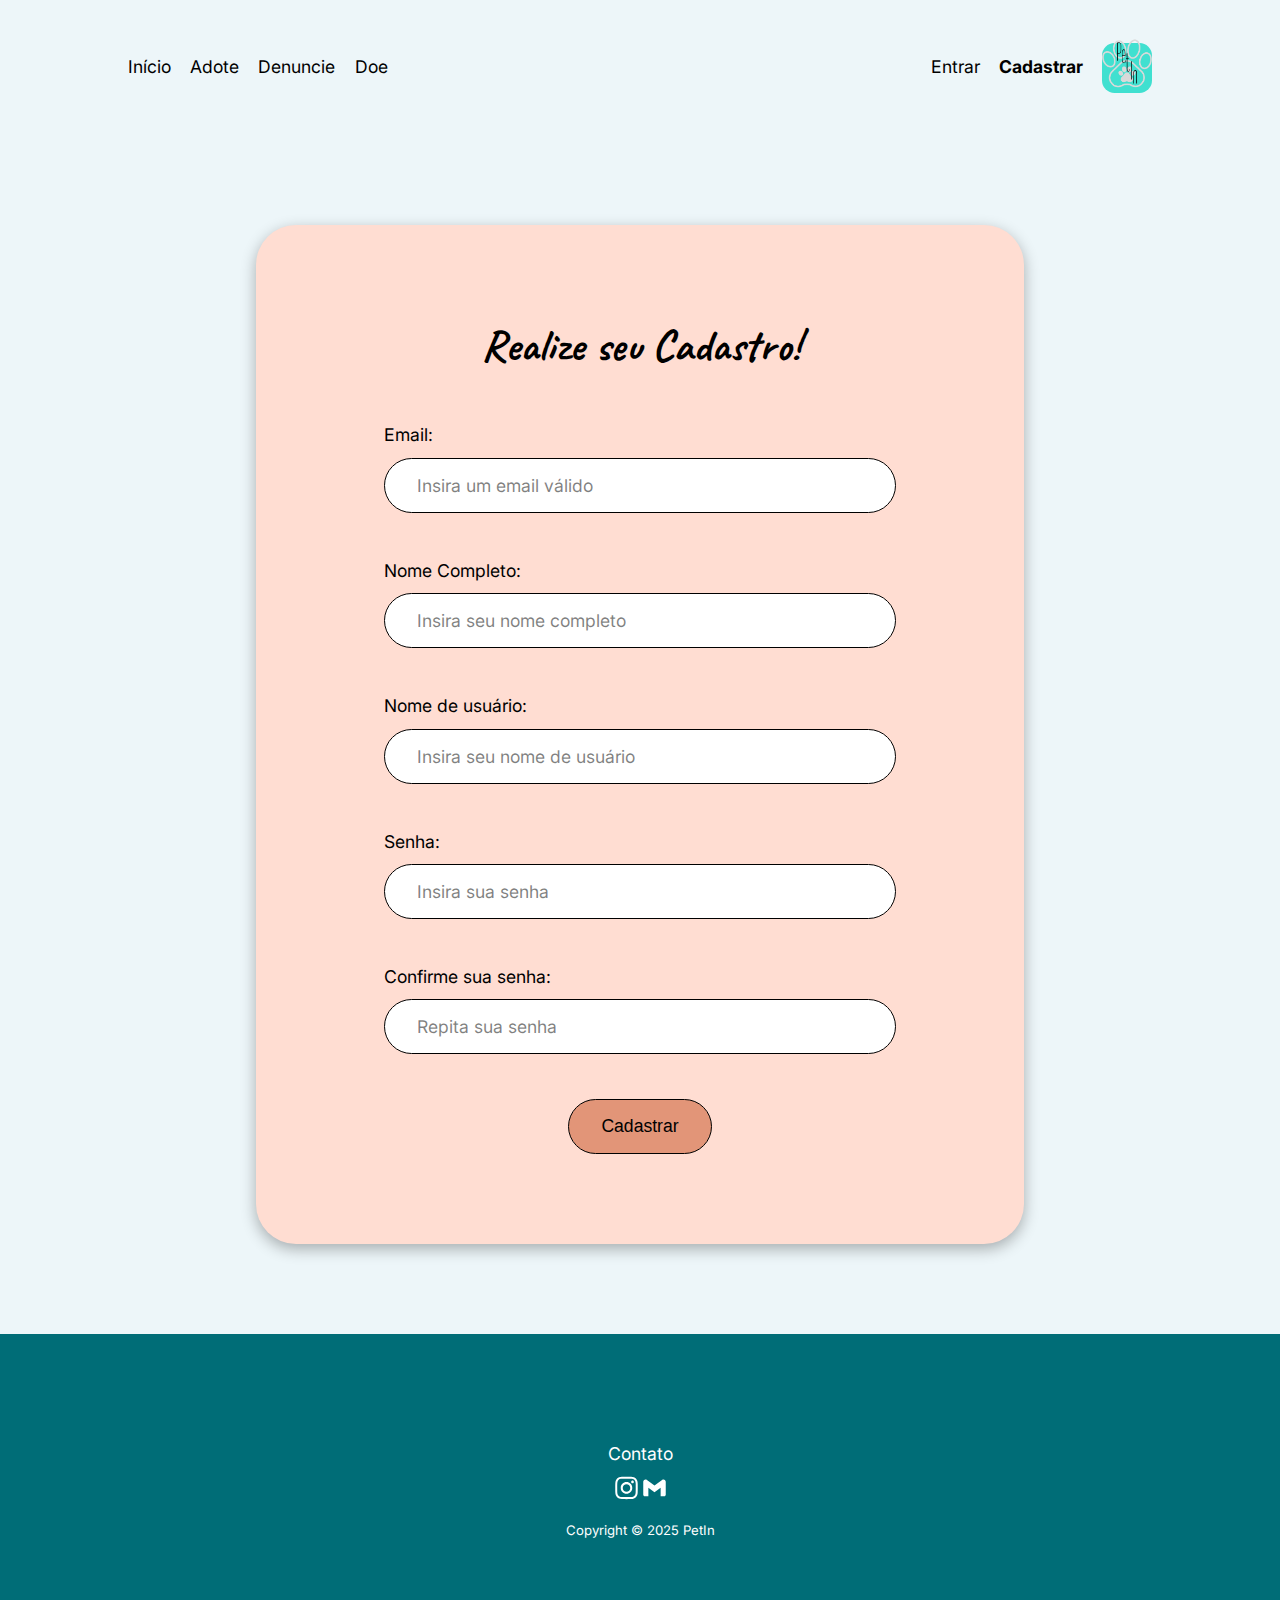
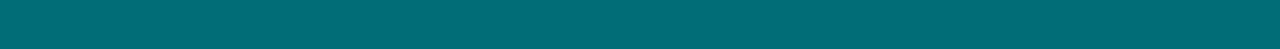
<file: paginas/cadastrar.html>
<!DOCTYPE html>
<html lang="pt-br">
<head>
    <meta charset="UTF-8">
    <meta name="viewport" content="width=device-width, initial-scale=1.0">
    <title>Cadastro - PetIn</title>
    <link rel="stylesheet" href="../estilos/reset.css">
    <link rel="stylesheet" href="../estilos/cadastro.css">
</head>
<body>
        <header>
            <div>
                <ul>
                    <li><a href="index.html">Início</a></li>
                    <li><a href="adote.html">Adote</a></li>
                    <li><a href="denuncie.html">Denuncie</a></li>
                    <li><a href="doe.html">Doe</a></li>
                </ul>
                <div>
                    <ul>
                        <li><a href="login.html">Entrar</a></li>
                        <li id="selecionado" ><a href="cadastrar.html">Cadastrar</a></li>
                    </ul>
                        <div class="logo"><a href="index.html"><img src="../imagens/PetIn.png"></a></div>
                </div>
            </div>
        </header>
    <main id="cadastro">
        <form action="" method="post">

            <h2>Realize seu Cadastro!</h2>

            <label for="emailCadastro">Email:</label>
            <input type="text" name="emailCadastro" id="emailCadastro" placeholder="Insira um email válido" required></input>
            <label for="nameCadastro">Nome Completo:</label>
            <input type="text" name="nameCadastro" id="nameCadastro" placeholder="Insira seu nome completo" required></input>
            <label for="nameUsuCadastro">Nome de usuário:</label>
            <input type="text" name="nameUsuCadastro" id="nameUsuCadastro" placeholder="Insira seu nome de usuário" required></input>
            <label for="senhaCadastro">Senha:</label>
            <input type="password" name="senhaCadastro" id="senhaCadastro" placeholder="Insira sua senha" required></input>
            <label for="senhaCadastro">Confirme sua senha:</label>
            <input type="password" name="senhaConCadastro" id="senhaConCadastro" placeholder="Repita sua senha" required></input>
            

            <div class="botao">
                <input type="submit" value="Cadastrar">
            </div>
        </form>
    </main>
    <footer>
        <div>
            <h3>Contato</h3>
            <div>
                <!-- Instagram -->
                <a href="#"><svg fill="#ffffff" viewBox="0 0 32 32" version="1.1" xmlns="http://www.w3.org/2000/svg"><g id="SVGRepo_bgCarrier" stroke-width="0"></g><g id="SVGRepo_tracerCarrier" stroke-linecap="round" stroke-linejoin="round"></g><g id="SVGRepo_iconCarrier"> <title>Instagram</title> <path d="M25.805 7.996c0 0 0 0.001 0 0.001 0 0.994-0.806 1.799-1.799 1.799s-1.799-0.806-1.799-1.799c0-0.994 0.806-1.799 1.799-1.799v0c0.993 0.001 1.798 0.805 1.799 1.798v0zM16 20.999c-2.761 0-4.999-2.238-4.999-4.999s2.238-4.999 4.999-4.999c2.761 0 4.999 2.238 4.999 4.999v0c0 0 0 0.001 0 0.001 0 2.76-2.237 4.997-4.997 4.997-0 0-0.001 0-0.001 0h0zM16 8.3c0 0 0 0-0 0-4.253 0-7.7 3.448-7.7 7.7s3.448 7.7 7.7 7.7c4.253 0 7.7-3.448 7.7-7.7v0c0-0 0-0 0-0.001 0-4.252-3.447-7.7-7.7-7.7-0 0-0 0-0.001 0h0zM16 3.704c4.003 0 4.48 0.020 6.061 0.089 1.003 0.012 1.957 0.202 2.84 0.538l-0.057-0.019c1.314 0.512 2.334 1.532 2.835 2.812l0.012 0.034c0.316 0.826 0.504 1.781 0.516 2.778l0 0.005c0.071 1.582 0.087 2.057 0.087 6.061s-0.019 4.48-0.092 6.061c-0.019 1.004-0.21 1.958-0.545 2.841l0.019-0.058c-0.258 0.676-0.64 1.252-1.123 1.726l-0.001 0.001c-0.473 0.484-1.049 0.866-1.692 1.109l-0.032 0.011c-0.829 0.316-1.787 0.504-2.788 0.516l-0.005 0c-1.592 0.071-2.061 0.087-6.072 0.087-4.013 0-4.481-0.019-6.072-0.092-1.008-0.019-1.966-0.21-2.853-0.545l0.059 0.019c-0.676-0.254-1.252-0.637-1.722-1.122l-0.001-0.001c-0.489-0.47-0.873-1.047-1.114-1.693l-0.010-0.031c-0.315-0.828-0.506-1.785-0.525-2.785l-0-0.008c-0.056-1.575-0.076-2.061-0.076-6.053 0-3.994 0.020-4.481 0.076-6.075 0.019-1.007 0.209-1.964 0.544-2.85l-0.019 0.059c0.247-0.679 0.632-1.257 1.123-1.724l0.002-0.002c0.468-0.492 1.045-0.875 1.692-1.112l0.031-0.010c0.823-0.318 1.774-0.509 2.768-0.526l0.007-0c1.593-0.056 2.062-0.075 6.072-0.075zM16 1.004c-4.074 0-4.582 0.019-6.182 0.090-1.315 0.028-2.562 0.282-3.716 0.723l0.076-0.025c-1.040 0.397-1.926 0.986-2.656 1.728l-0.001 0.001c-0.745 0.73-1.333 1.617-1.713 2.607l-0.017 0.050c-0.416 1.078-0.67 2.326-0.697 3.628l-0 0.012c-0.075 1.6-0.090 2.108-0.090 6.182s0.019 4.582 0.090 6.182c0.028 1.315 0.282 2.562 0.723 3.716l-0.025-0.076c0.796 2.021 2.365 3.59 4.334 4.368l0.052 0.018c1.078 0.415 2.326 0.669 3.628 0.697l0.012 0c1.6 0.075 2.108 0.090 6.182 0.090s4.582-0.019 6.182-0.090c1.315-0.029 2.562-0.282 3.716-0.723l-0.076 0.026c2.021-0.796 3.59-2.365 4.368-4.334l0.018-0.052c0.416-1.078 0.669-2.326 0.697-3.628l0-0.012c0.075-1.6 0.090-2.108 0.090-6.182s-0.019-4.582-0.090-6.182c-0.029-1.315-0.282-2.562-0.723-3.716l0.026 0.076c-0.398-1.040-0.986-1.926-1.729-2.656l-0.001-0.001c-0.73-0.745-1.617-1.333-2.607-1.713l-0.050-0.017c-1.078-0.416-2.326-0.67-3.628-0.697l-0.012-0c-1.6-0.075-2.108-0.090-6.182-0.090z"></path> </g></svg></a>

                <!-- Gmail -->
                <a href="mailto:petinsocialmedia@gmail.com"><svg fill="#ffffff" viewBox="0 0 32 32" version="1.1" xmlns="http://www.w3.org/2000/svg"><g id="SVGRepo_bgCarrier" stroke-width="0"></g><g id="SVGRepo_tracerCarrier" stroke-linecap="round" stroke-linejoin="round"></g><g id="SVGRepo_iconCarrier"> <title>Gmail</title> <path d="M30.996 7.824v17.381c0 0 0 0 0 0.001 0 1.129-0.915 2.044-2.044 2.044-0 0-0 0-0.001 0h-4.772v-11.587l-8.179 6.136-8.179-6.136v11.588h-4.772c0 0 0 0-0 0-1.129 0-2.044-0.915-2.044-2.044 0-0 0-0.001 0-0.001v0-17.381c0-0 0-0.001 0-0.001 0-1.694 1.373-3.067 3.067-3.067 0.694 0 1.334 0.231 1.848 0.619l-0.008-0.006 10.088 7.567 10.088-7.567c0.506-0.383 1.146-0.613 1.84-0.613 1.694 0 3.067 1.373 3.067 3.067v0z"></path> </g></svg></a>
            </div>
            <p>Copyright &copy; 2025 PetIn</p>
        </div>
    </footer>
</body>
</html>
</file>
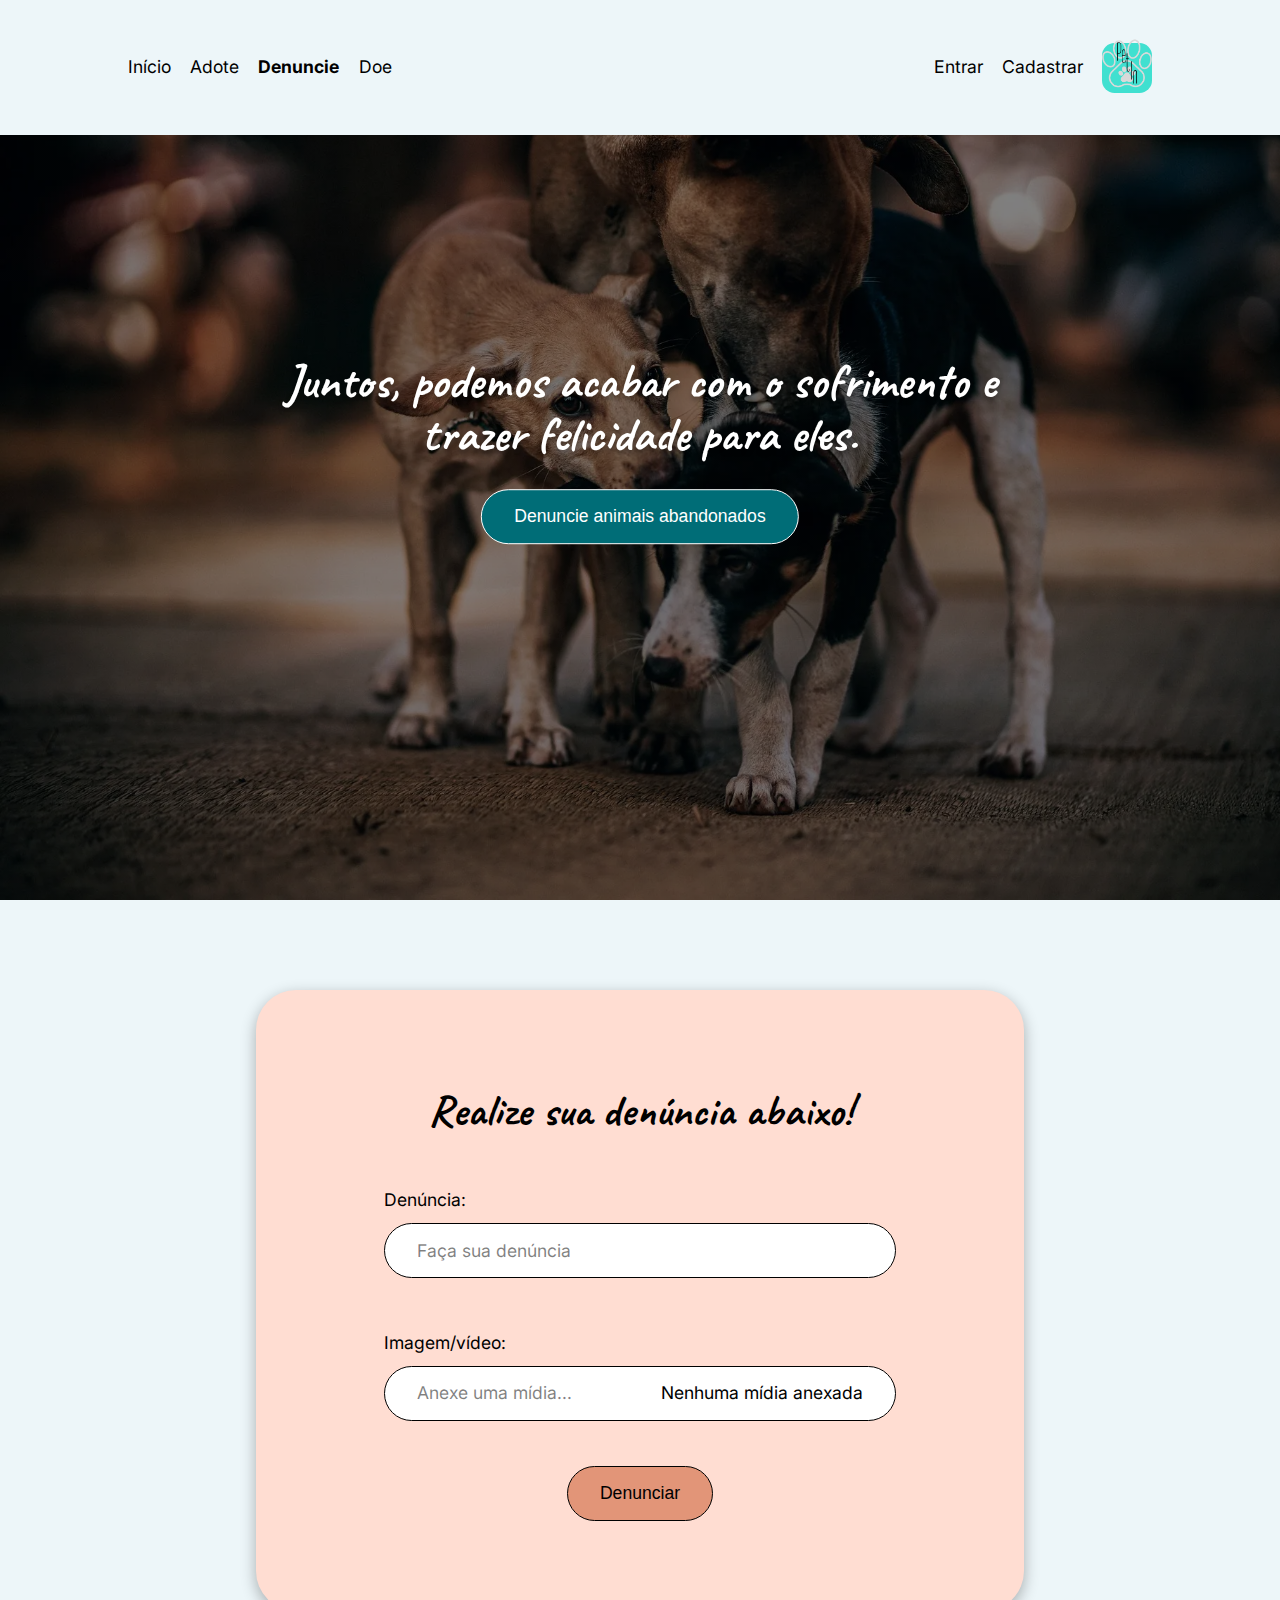
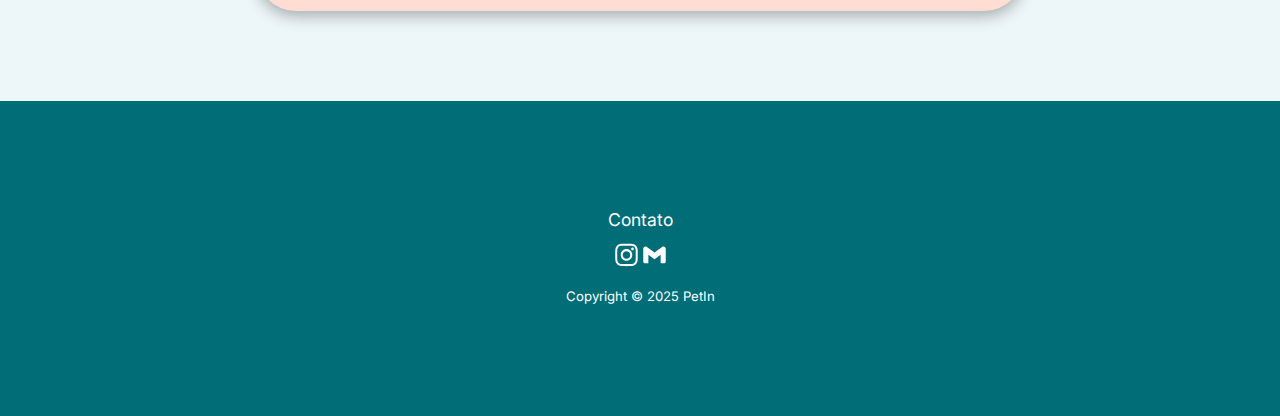
<file: paginas/denuncie.html>
<!DOCTYPE html>
<html lang="pt-br">
<head>
    <meta charset="UTF-8">
    <meta name="viewport" content="width=device-width, initial-scale=1.0">
    <title>Denúncia - PetIn</title>
    <link rel="stylesheet" href="../estilos/reset.css">
    <link rel="stylesheet" href="../estilos/denuncie.css">
</head>
<body>
    <section id="banner">
        <header>
            <div>
                <ul>
                    <li><a href="index.html">Início</a></li>
                    <li><a href="adote.html">Adote</a></li>
                    <li id="selecionado"><a href="denuncie.html">Denuncie</a></li>
                    <li><a href="doe.html">Doe</a></li>
                </ul>
                <div>
                    <ul>
                        <li><a href="login.html">Entrar</a></li>
                        <li><a href="cadastrar.html">Cadastrar</a></li>
                    </ul>
                    <div class="logo"><a href="index.html"><img src="../imagens/PetIn.png"></a></div>
                </div>
            </div>
        </header>
        <div>
            <h1>Juntos, podemos acabar com o sofrimento e trazer felicidade para eles.</h1>
            <button><a href="#denuncie">Denuncie animais abandonados</a></button>
        </div>
    </section>
    <main id="denuncie">
        <form action="" method="post">
            <h2>Realize sua denúncia abaixo!</h2>
            <label for="denuncia">Denúncia:</label>
            <textarea name="denuncia" id="denuncia" placeholder="Faça sua denúncia" required></textarea>
            <label for="arquivo">Imagem/vídeo:</label>
            <div class="btnArquivo">
                <span>Anexe uma mídia...</span>
                <span id="file">Nenhuma mídia anexada</span>
                <input id="arquivo" type="file" required>
            </div>
            <div class="botao">
                <input type="submit" value="Denunciar">
            </div>
        </form>
    </main>
    <footer>
        <div>
            <h3>Contato</h3>
            <div>
                <!-- Instagram -->
                <a href="#"><svg fill="#ffffff" viewBox="0 0 32 32" version="1.1" xmlns="http://www.w3.org/2000/svg"><g id="SVGRepo_bgCarrier" stroke-width="0"></g><g id="SVGRepo_tracerCarrier" stroke-linecap="round" stroke-linejoin="round"></g><g id="SVGRepo_iconCarrier"> <title>Instagram</title> <path d="M25.805 7.996c0 0 0 0.001 0 0.001 0 0.994-0.806 1.799-1.799 1.799s-1.799-0.806-1.799-1.799c0-0.994 0.806-1.799 1.799-1.799v0c0.993 0.001 1.798 0.805 1.799 1.798v0zM16 20.999c-2.761 0-4.999-2.238-4.999-4.999s2.238-4.999 4.999-4.999c2.761 0 4.999 2.238 4.999 4.999v0c0 0 0 0.001 0 0.001 0 2.76-2.237 4.997-4.997 4.997-0 0-0.001 0-0.001 0h0zM16 8.3c0 0 0 0-0 0-4.253 0-7.7 3.448-7.7 7.7s3.448 7.7 7.7 7.7c4.253 0 7.7-3.448 7.7-7.7v0c0-0 0-0 0-0.001 0-4.252-3.447-7.7-7.7-7.7-0 0-0 0-0.001 0h0zM16 3.704c4.003 0 4.48 0.020 6.061 0.089 1.003 0.012 1.957 0.202 2.84 0.538l-0.057-0.019c1.314 0.512 2.334 1.532 2.835 2.812l0.012 0.034c0.316 0.826 0.504 1.781 0.516 2.778l0 0.005c0.071 1.582 0.087 2.057 0.087 6.061s-0.019 4.48-0.092 6.061c-0.019 1.004-0.21 1.958-0.545 2.841l0.019-0.058c-0.258 0.676-0.64 1.252-1.123 1.726l-0.001 0.001c-0.473 0.484-1.049 0.866-1.692 1.109l-0.032 0.011c-0.829 0.316-1.787 0.504-2.788 0.516l-0.005 0c-1.592 0.071-2.061 0.087-6.072 0.087-4.013 0-4.481-0.019-6.072-0.092-1.008-0.019-1.966-0.21-2.853-0.545l0.059 0.019c-0.676-0.254-1.252-0.637-1.722-1.122l-0.001-0.001c-0.489-0.47-0.873-1.047-1.114-1.693l-0.010-0.031c-0.315-0.828-0.506-1.785-0.525-2.785l-0-0.008c-0.056-1.575-0.076-2.061-0.076-6.053 0-3.994 0.020-4.481 0.076-6.075 0.019-1.007 0.209-1.964 0.544-2.85l-0.019 0.059c0.247-0.679 0.632-1.257 1.123-1.724l0.002-0.002c0.468-0.492 1.045-0.875 1.692-1.112l0.031-0.010c0.823-0.318 1.774-0.509 2.768-0.526l0.007-0c1.593-0.056 2.062-0.075 6.072-0.075zM16 1.004c-4.074 0-4.582 0.019-6.182 0.090-1.315 0.028-2.562 0.282-3.716 0.723l0.076-0.025c-1.040 0.397-1.926 0.986-2.656 1.728l-0.001 0.001c-0.745 0.73-1.333 1.617-1.713 2.607l-0.017 0.050c-0.416 1.078-0.67 2.326-0.697 3.628l-0 0.012c-0.075 1.6-0.090 2.108-0.090 6.182s0.019 4.582 0.090 6.182c0.028 1.315 0.282 2.562 0.723 3.716l-0.025-0.076c0.796 2.021 2.365 3.59 4.334 4.368l0.052 0.018c1.078 0.415 2.326 0.669 3.628 0.697l0.012 0c1.6 0.075 2.108 0.090 6.182 0.090s4.582-0.019 6.182-0.090c1.315-0.029 2.562-0.282 3.716-0.723l-0.076 0.026c2.021-0.796 3.59-2.365 4.368-4.334l0.018-0.052c0.416-1.078 0.669-2.326 0.697-3.628l0-0.012c0.075-1.6 0.090-2.108 0.090-6.182s-0.019-4.582-0.090-6.182c-0.029-1.315-0.282-2.562-0.723-3.716l0.026 0.076c-0.398-1.040-0.986-1.926-1.729-2.656l-0.001-0.001c-0.73-0.745-1.617-1.333-2.607-1.713l-0.050-0.017c-1.078-0.416-2.326-0.67-3.628-0.697l-0.012-0c-1.6-0.075-2.108-0.090-6.182-0.090z"></path> </g></svg></a>

                <!-- Gmail -->
                <a href="mailto:petinsocialmedia@gmail.com"><svg fill="#ffffff" viewBox="0 0 32 32" version="1.1" xmlns="http://www.w3.org/2000/svg"><g id="SVGRepo_bgCarrier" stroke-width="0"></g><g id="SVGRepo_tracerCarrier" stroke-linecap="round" stroke-linejoin="round"></g><g id="SVGRepo_iconCarrier"> <title>Gmail</title> <path d="M30.996 7.824v17.381c0 0 0 0 0 0.001 0 1.129-0.915 2.044-2.044 2.044-0 0-0 0-0.001 0h-4.772v-11.587l-8.179 6.136-8.179-6.136v11.588h-4.772c0 0 0 0-0 0-1.129 0-2.044-0.915-2.044-2.044 0-0 0-0.001 0-0.001v0-17.381c0-0 0-0.001 0-0.001 0-1.694 1.373-3.067 3.067-3.067 0.694 0 1.334 0.231 1.848 0.619l-0.008-0.006 10.088 7.567 10.088-7.567c0.506-0.383 1.146-0.613 1.84-0.613 1.694 0 3.067 1.373 3.067 3.067v0z"></path> </g></svg></a>
            </div>
            <p>Copyright &copy; 2025 PetIn</p>
        </div>
    </footer>
    <script>
        const textarea = document.getElementById('denuncia');
        const initialHeight = getComputedStyle(textarea).getPropertyValue('height');

        textarea.addEventListener('input', function () {
            this.style.height = initialHeight;
            this.style.height = `${this.scrollHeight}px`;
        });

        const inputArquivo = document.getElementById('arquivo');
        const nomeArquivo = document.getElementById('file');
        
        inputArquivo.addEventListener('change', function() {
            if(inputArquivo.files.length > 0) {
                nomeArquivo.innerText = inputArquivo.files[0].name;
            }
        });
    </script>
</body>
</html>
</file>
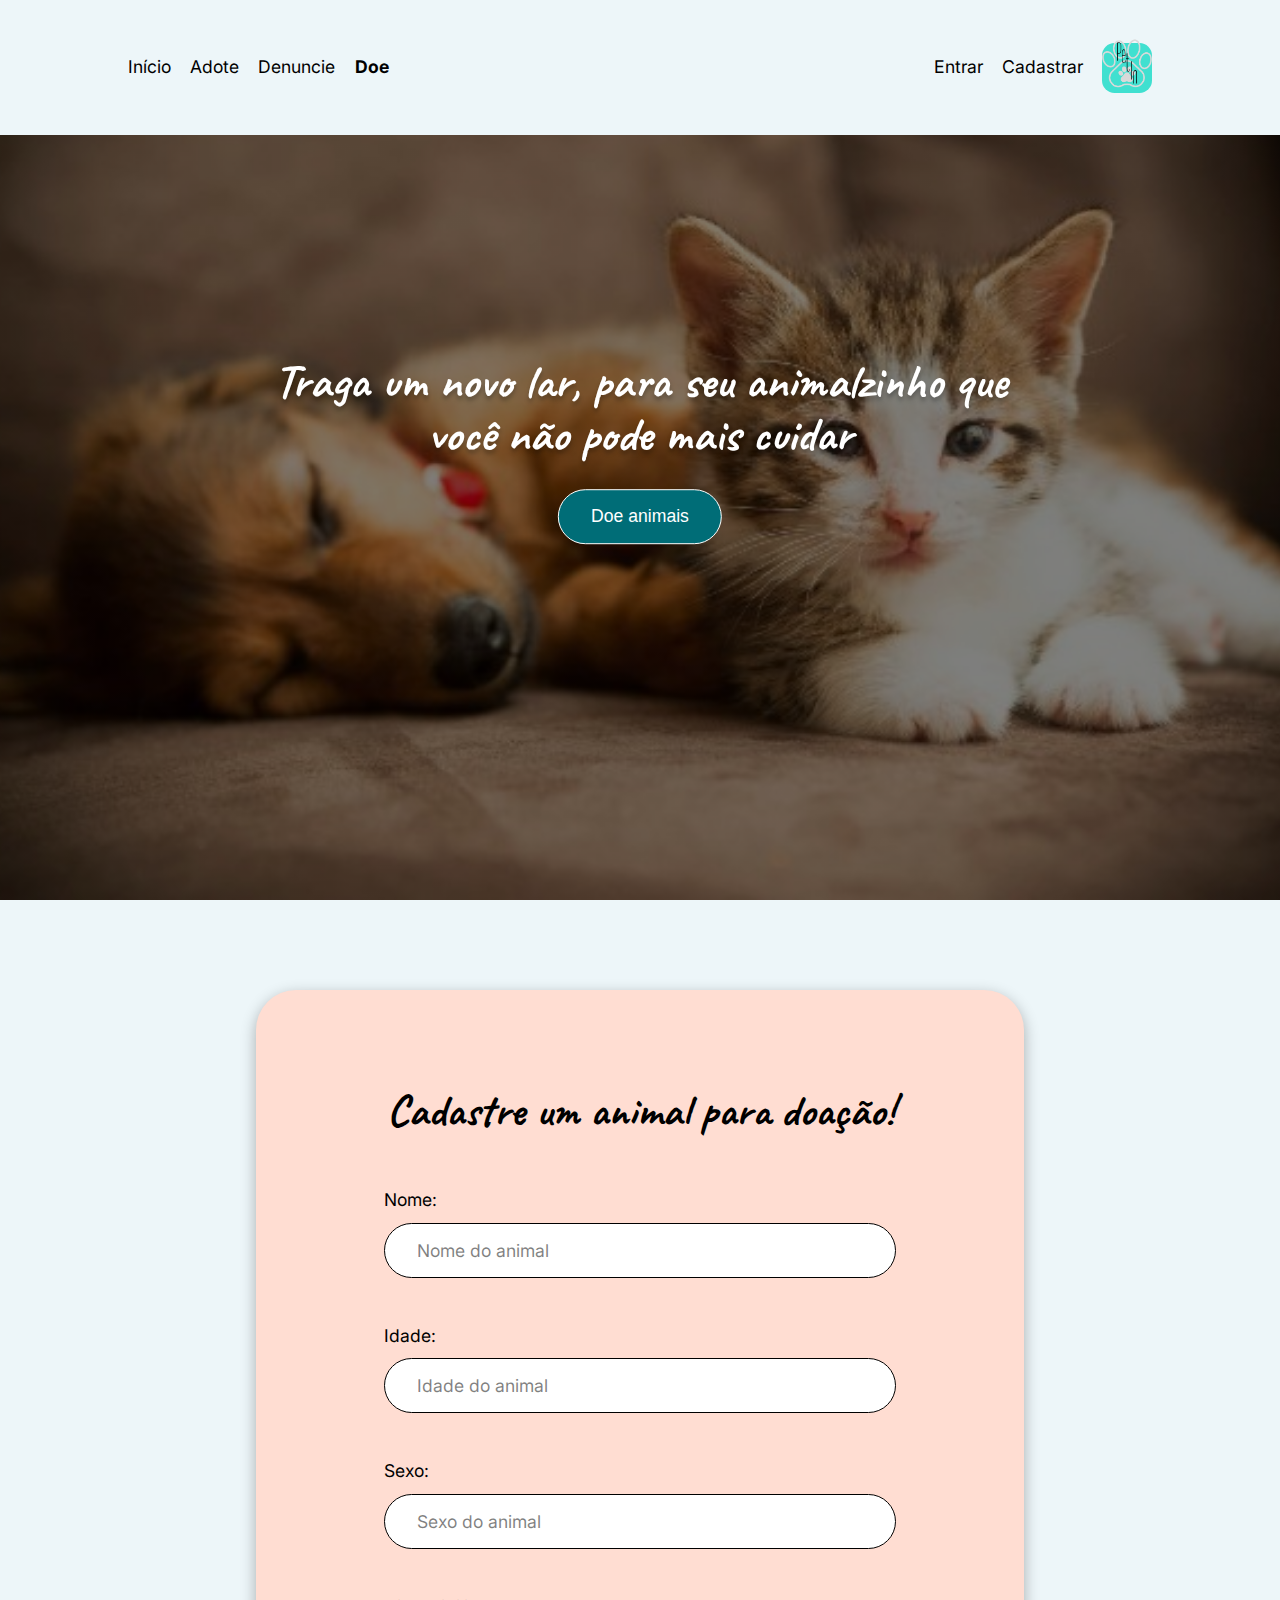
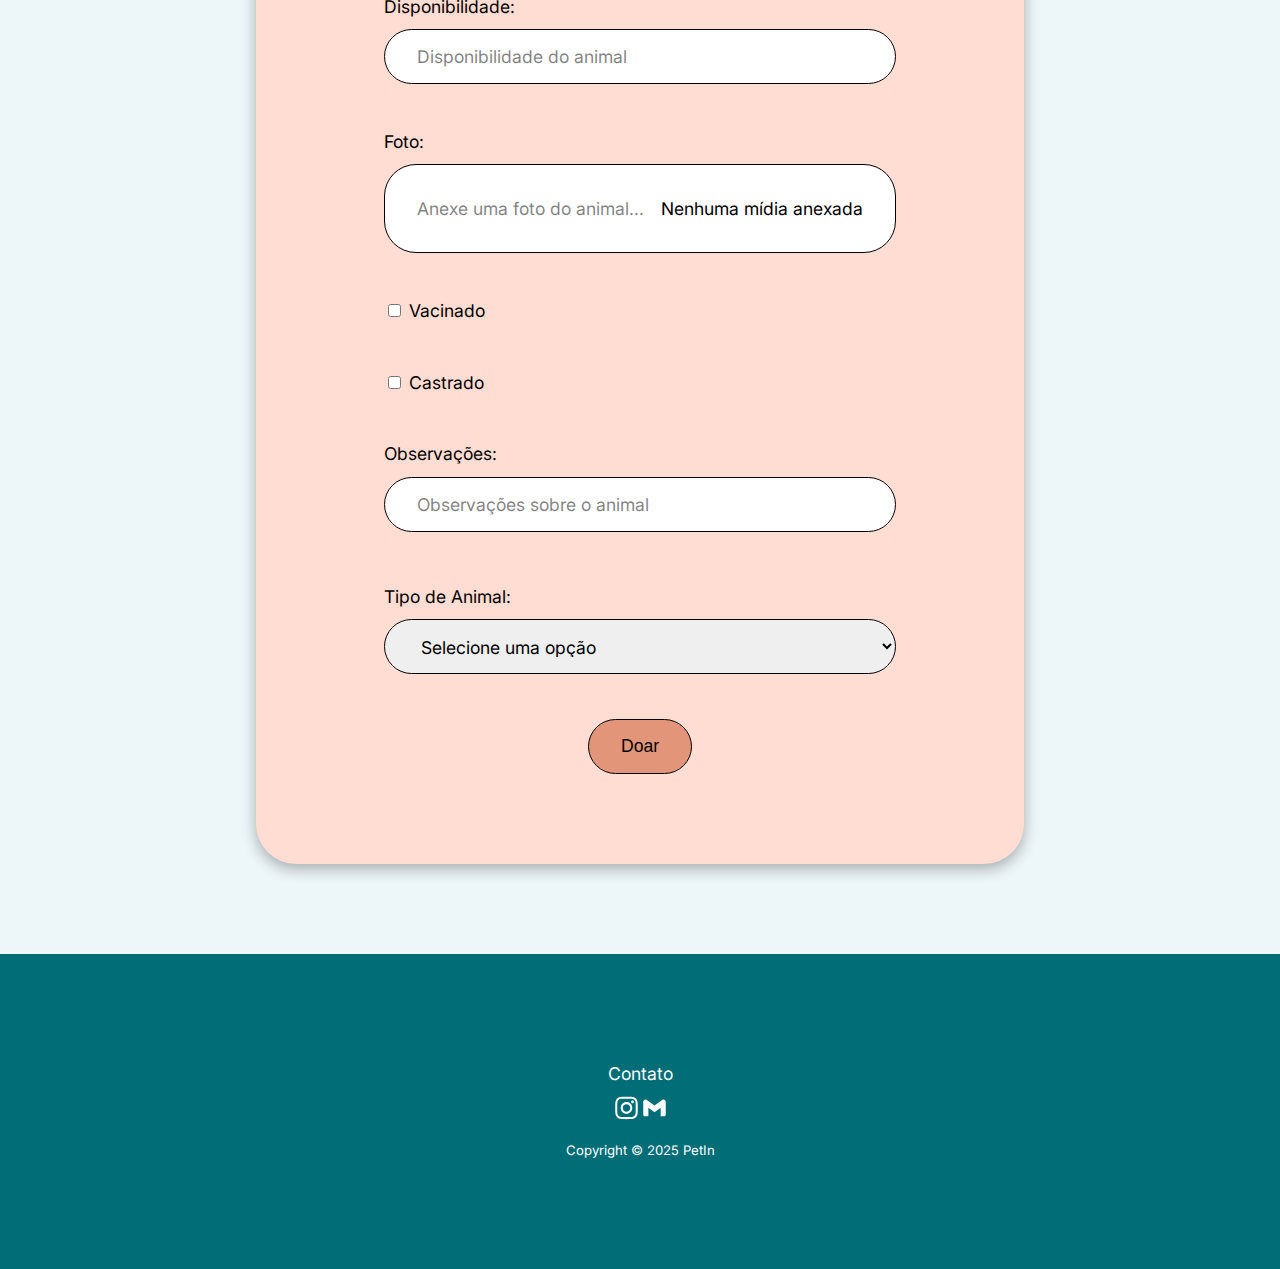
<file: paginas/doe.html>
<!DOCTYPE html>
<html lang="pt-br">
<head>
    <meta charset="UTF-8">
    <meta name="viewport" content="width=device-width, initial-scale=1.0">
    <title>Doação - PetIn</title>
    <link rel="stylesheet" href="../estilos/reset.css">
    <link rel="stylesheet" href="../estilos/doe.css">
</head>
<body>
    <section id="banner">
        <header>
            <div>
                <ul>
                    <li><a href="index.html">Início</a></li>
                    <li><a href="adote.html">Adote</a></li>
                    <li><a href="denuncie.html">Denuncie</a></li>
                    <li id="selecionado"><a href="doe.html">Doe</a></li>
                </ul>
                <div>
                    <ul>
                        <li><a href="login.html">Entrar</a></li>
                        <li><a href="cadastrar.html">Cadastrar</a></li>
                    </ul>
                    <div class="logo"><a href="index.html"><img src="../imagens/PetIn.png"></a></div>
                </div>
            </div>
        </header>
        <div>
            <h1>Traga um novo lar, para seu animalzinho que você não pode mais cuidar</h1>
            <button><a href="#doe">Doe animais</a></button>
        </div>
    </section>
    <main id="doe">
        <form action="" method="post">

            <h2>Cadastre um animal para doação!</h2>

            <label for="nomeAnimal">Nome:</label>
            <input type="text" name="nomeAnimal" id="nomeAnimal" placeholder="Nome do animal"></input>
            
            <label for="idadeAnimal">Idade:</label>
            <input type="number" name="idadeAnimal" id="idadeAnimal" placeholder="Idade do animal"></input>
            
            <label for="sexoAnimal">Sexo:</label>
            <input type="text" name="sexoAnimal" id="sexoAnimal" placeholder="Sexo do animal" required></input>
            
            <label for="disponibilidadeAnimal">Disponibilidade:</label>
            <input type="text" name="disponibilidadeAnimal" id="disponibilidadeAnimal" placeholder="Disponibilidade do animal" required></input>
            
            <label for="foto">Foto:</label>
            <div class="btnFoto">
                <span>Anexe uma foto do animal...</span>
                <span id="file">Nenhuma mídia anexada</span>
                <input id="foto" type="file" required>
            </div>

            <label>
                <input type="checkbox" name="vacinado" value="Vacinado"> Vacinado
            </label>
            <label>
                <input type="checkbox" name="castrado" value="Castrado"> Castrado
            </label>

            <label for="observacoes">Observações:</label>
            <textarea name="observacoes" id="observacoes" placeholder="Observações sobre o animal" required></textarea>
        


            <label for="tipoAnimal">Tipo de Animal:</label>
  <select id="tipoAnimal" name="tipoAnimal">
    <option value="" disabled selected>Selecione uma opção</option>
    <option value="1">Pastor Alemão</option>
    <option value="2">Gato Egipcio</option>
    <option value="3">Jabuti</option>
    <option value="4">Piton real</option>
  </select>

            <div class="botao">
                <input type="submit" value="Doar">
            </div>
        </form>
    </main>
    <footer>
        <div>
            <h3>Contato</h3>
            <div>
                <!-- Instagram -->
                <a href="#"><svg fill="#ffffff" viewBox="0 0 32 32" version="1.1" xmlns="http://www.w3.org/2000/svg"><g id="SVGRepo_bgCarrier" stroke-width="0"></g><g id="SVGRepo_tracerCarrier" stroke-linecap="round" stroke-linejoin="round"></g><g id="SVGRepo_iconCarrier"> <title>Instagram</title> <path d="M25.805 7.996c0 0 0 0.001 0 0.001 0 0.994-0.806 1.799-1.799 1.799s-1.799-0.806-1.799-1.799c0-0.994 0.806-1.799 1.799-1.799v0c0.993 0.001 1.798 0.805 1.799 1.798v0zM16 20.999c-2.761 0-4.999-2.238-4.999-4.999s2.238-4.999 4.999-4.999c2.761 0 4.999 2.238 4.999 4.999v0c0 0 0 0.001 0 0.001 0 2.76-2.237 4.997-4.997 4.997-0 0-0.001 0-0.001 0h0zM16 8.3c0 0 0 0-0 0-4.253 0-7.7 3.448-7.7 7.7s3.448 7.7 7.7 7.7c4.253 0 7.7-3.448 7.7-7.7v0c0-0 0-0 0-0.001 0-4.252-3.447-7.7-7.7-7.7-0 0-0 0-0.001 0h0zM16 3.704c4.003 0 4.48 0.020 6.061 0.089 1.003 0.012 1.957 0.202 2.84 0.538l-0.057-0.019c1.314 0.512 2.334 1.532 2.835 2.812l0.012 0.034c0.316 0.826 0.504 1.781 0.516 2.778l0 0.005c0.071 1.582 0.087 2.057 0.087 6.061s-0.019 4.48-0.092 6.061c-0.019 1.004-0.21 1.958-0.545 2.841l0.019-0.058c-0.258 0.676-0.64 1.252-1.123 1.726l-0.001 0.001c-0.473 0.484-1.049 0.866-1.692 1.109l-0.032 0.011c-0.829 0.316-1.787 0.504-2.788 0.516l-0.005 0c-1.592 0.071-2.061 0.087-6.072 0.087-4.013 0-4.481-0.019-6.072-0.092-1.008-0.019-1.966-0.21-2.853-0.545l0.059 0.019c-0.676-0.254-1.252-0.637-1.722-1.122l-0.001-0.001c-0.489-0.47-0.873-1.047-1.114-1.693l-0.010-0.031c-0.315-0.828-0.506-1.785-0.525-2.785l-0-0.008c-0.056-1.575-0.076-2.061-0.076-6.053 0-3.994 0.020-4.481 0.076-6.075 0.019-1.007 0.209-1.964 0.544-2.85l-0.019 0.059c0.247-0.679 0.632-1.257 1.123-1.724l0.002-0.002c0.468-0.492 1.045-0.875 1.692-1.112l0.031-0.010c0.823-0.318 1.774-0.509 2.768-0.526l0.007-0c1.593-0.056 2.062-0.075 6.072-0.075zM16 1.004c-4.074 0-4.582 0.019-6.182 0.090-1.315 0.028-2.562 0.282-3.716 0.723l0.076-0.025c-1.040 0.397-1.926 0.986-2.656 1.728l-0.001 0.001c-0.745 0.73-1.333 1.617-1.713 2.607l-0.017 0.050c-0.416 1.078-0.67 2.326-0.697 3.628l-0 0.012c-0.075 1.6-0.090 2.108-0.090 6.182s0.019 4.582 0.090 6.182c0.028 1.315 0.282 2.562 0.723 3.716l-0.025-0.076c0.796 2.021 2.365 3.59 4.334 4.368l0.052 0.018c1.078 0.415 2.326 0.669 3.628 0.697l0.012 0c1.6 0.075 2.108 0.090 6.182 0.090s4.582-0.019 6.182-0.090c1.315-0.029 2.562-0.282 3.716-0.723l-0.076 0.026c2.021-0.796 3.59-2.365 4.368-4.334l0.018-0.052c0.416-1.078 0.669-2.326 0.697-3.628l0-0.012c0.075-1.6 0.090-2.108 0.090-6.182s-0.019-4.582-0.090-6.182c-0.029-1.315-0.282-2.562-0.723-3.716l0.026 0.076c-0.398-1.040-0.986-1.926-1.729-2.656l-0.001-0.001c-0.73-0.745-1.617-1.333-2.607-1.713l-0.050-0.017c-1.078-0.416-2.326-0.67-3.628-0.697l-0.012-0c-1.6-0.075-2.108-0.090-6.182-0.090z"></path> </g></svg></a>

                <!-- Gmail -->
                <a href="mailto:petinsocialmedia@gmail.com"><svg fill="#ffffff" viewBox="0 0 32 32" version="1.1" xmlns="http://www.w3.org/2000/svg"><g id="SVGRepo_bgCarrier" stroke-width="0"></g><g id="SVGRepo_tracerCarrier" stroke-linecap="round" stroke-linejoin="round"></g><g id="SVGRepo_iconCarrier"> <title>Gmail</title> <path d="M30.996 7.824v17.381c0 0 0 0 0 0.001 0 1.129-0.915 2.044-2.044 2.044-0 0-0 0-0.001 0h-4.772v-11.587l-8.179 6.136-8.179-6.136v11.588h-4.772c0 0 0 0-0 0-1.129 0-2.044-0.915-2.044-2.044 0-0 0-0.001 0-0.001v0-17.381c0-0 0-0.001 0-0.001 0-1.694 1.373-3.067 3.067-3.067 0.694 0 1.334 0.231 1.848 0.619l-0.008-0.006 10.088 7.567 10.088-7.567c0.506-0.383 1.146-0.613 1.84-0.613 1.694 0 3.067 1.373 3.067 3.067v0z"></path> </g></svg></a>
            </div>
            <p>Copyright &copy; 2025 PetIn</p>
        </div>
    </footer>
    <script>
        const nomeAnimal = document.getElementById('nomeAnimal');
        const TamanhoNome = getComputedStyle(nomeAnimal).getPropertyValue('height');

        nomeAnimal.addEventListener('input', function () {
            this.style.height = TamanhoNome;
            this.style.height = `${this.scrollHeight}px`;
        });

        const idadeAnimal = document.getElementById('idadeAnimal');
        const TamanhoIdade = getComputedStyle(idadeAnimal).getPropertyValue('height');

        idadeAnimal.addEventListener('input', function () {
            this.style.height = TamanhoIdade;
            this.style.height = `${this.scrollHeight}px`;
        });

        const sexoAnimal = document.getElementById('nomeAnimal');
        const TamanhoSexo = getComputedStyle(sexoAnimal).getPropertyValue('height');

        sexoAnimal.addEventListener('input', function () {
            this.style.height = TamanhoSexo;
            this.style.height = `${this.scrollHeight}px`;
        });

        const disponibilidadeAnimal = document.getElementById('nomeAnimal');
        const TamanhoDisponibilidade= getComputedStyle(disponibilidadeAnimal).getPropertyValue('height');

        disponibilidadeAnimal.addEventListener('input', function () {
            this.style.height = TamanhoDisponibilidade;
            this.style.height = `${this.scrollHeight}px`;
        });

        const inputArquivo = document.getElementById('foto');
        const nomeArquivo = document.getElementById('file');
        
        inputArquivo.addEventListener('change', function() {
            if(inputArquivo.files.length > 0) {
                nomeArquivo.innerText = inputArquivo.files[0].name;
            }
        });
    </script>
</body>
</html>
</file>
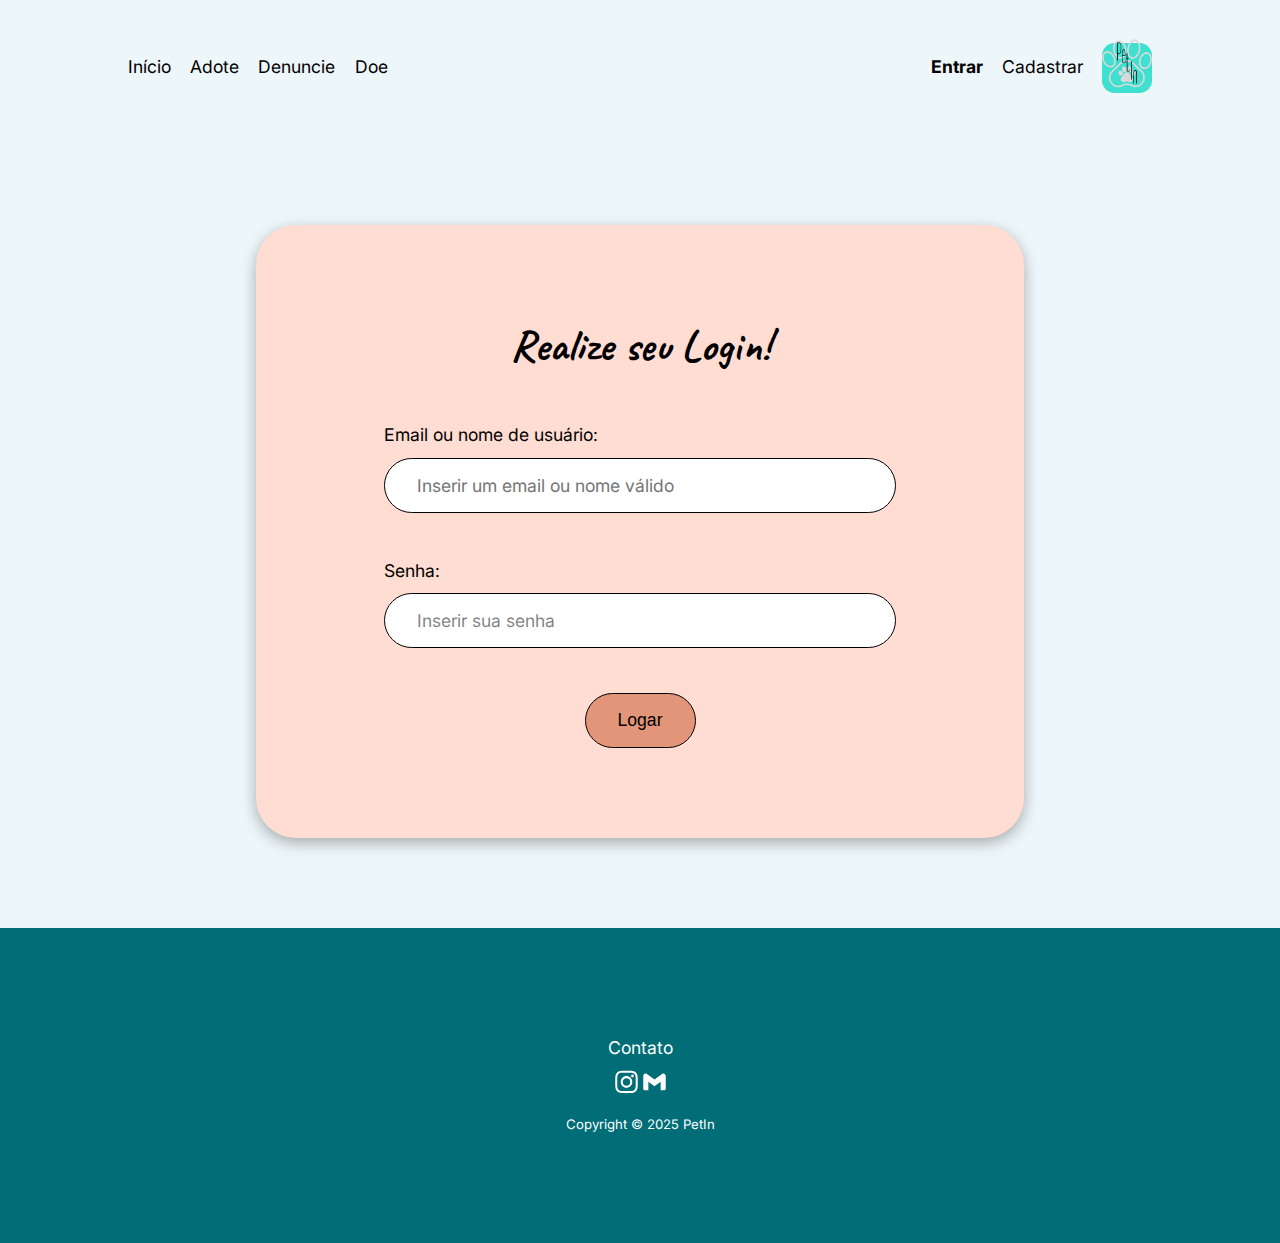
<file: paginas/login.html>
<!DOCTYPE html>
<html lang="pt-br">
<head>
    <meta charset="UTF-8">
    <meta name="viewport" content="width=device-width, initial-scale=1.0">
    <title>Login - PetIn</title>
    <link rel="stylesheet" href="../estilos/reset.css">
    <link rel="stylesheet" href="../estilos/login.css">
</head>
<body>
        <header>
            <div>
                <ul>
                    <li><a href="index.html">Início</a></li>
                    <li><a href="adote.html">Adote</a></li>
                    <li><a href="denuncie.html">Denuncie</a></li>
                    <li><a href="doe.html">Doe</a></li>
                </ul>
                <div>
                    <ul>
                        <li id="selecionado"><a href="login.html">Entrar</a></li>
                        <li><a href="cadastrar.html">Cadastrar</a></li>
                    </ul>
                    <div class="logo"><a href="index.html"><img src="../imagens/PetIn.png"></a></div>
                </div>
            </div>
        </header>
    <main id="login">
        <form action="" method="post">

            <h2>Realize seu Login!</h2>

            <label for="nameLogin">Email ou nome de usuário:</label>
            <input type="text" name="nameLogin" id="nameLogin" placeholder="Inserir um email ou nome válido" required></input>
            <label for="senhaLogin">Senha:</label>
            <input type="password" name="senhaLogin" id="senhaLogin" placeholder="Inserir sua senha" required></input>

            <div class="botao">
                <input type="submit" value="Logar">
            </div>
        </form>
    </main>
    <footer>
        <div>
            <h3>Contato</h3>
            <div>
                <!-- Instagram -->
                <a href="#"><svg fill="#ffffff" viewBox="0 0 32 32" version="1.1" xmlns="http://www.w3.org/2000/svg"><g id="SVGRepo_bgCarrier" stroke-width="0"></g><g id="SVGRepo_tracerCarrier" stroke-linecap="round" stroke-linejoin="round"></g><g id="SVGRepo_iconCarrier"> <title>Instagram</title> <path d="M25.805 7.996c0 0 0 0.001 0 0.001 0 0.994-0.806 1.799-1.799 1.799s-1.799-0.806-1.799-1.799c0-0.994 0.806-1.799 1.799-1.799v0c0.993 0.001 1.798 0.805 1.799 1.798v0zM16 20.999c-2.761 0-4.999-2.238-4.999-4.999s2.238-4.999 4.999-4.999c2.761 0 4.999 2.238 4.999 4.999v0c0 0 0 0.001 0 0.001 0 2.76-2.237 4.997-4.997 4.997-0 0-0.001 0-0.001 0h0zM16 8.3c0 0 0 0-0 0-4.253 0-7.7 3.448-7.7 7.7s3.448 7.7 7.7 7.7c4.253 0 7.7-3.448 7.7-7.7v0c0-0 0-0 0-0.001 0-4.252-3.447-7.7-7.7-7.7-0 0-0 0-0.001 0h0zM16 3.704c4.003 0 4.48 0.020 6.061 0.089 1.003 0.012 1.957 0.202 2.84 0.538l-0.057-0.019c1.314 0.512 2.334 1.532 2.835 2.812l0.012 0.034c0.316 0.826 0.504 1.781 0.516 2.778l0 0.005c0.071 1.582 0.087 2.057 0.087 6.061s-0.019 4.48-0.092 6.061c-0.019 1.004-0.21 1.958-0.545 2.841l0.019-0.058c-0.258 0.676-0.64 1.252-1.123 1.726l-0.001 0.001c-0.473 0.484-1.049 0.866-1.692 1.109l-0.032 0.011c-0.829 0.316-1.787 0.504-2.788 0.516l-0.005 0c-1.592 0.071-2.061 0.087-6.072 0.087-4.013 0-4.481-0.019-6.072-0.092-1.008-0.019-1.966-0.21-2.853-0.545l0.059 0.019c-0.676-0.254-1.252-0.637-1.722-1.122l-0.001-0.001c-0.489-0.47-0.873-1.047-1.114-1.693l-0.010-0.031c-0.315-0.828-0.506-1.785-0.525-2.785l-0-0.008c-0.056-1.575-0.076-2.061-0.076-6.053 0-3.994 0.020-4.481 0.076-6.075 0.019-1.007 0.209-1.964 0.544-2.85l-0.019 0.059c0.247-0.679 0.632-1.257 1.123-1.724l0.002-0.002c0.468-0.492 1.045-0.875 1.692-1.112l0.031-0.010c0.823-0.318 1.774-0.509 2.768-0.526l0.007-0c1.593-0.056 2.062-0.075 6.072-0.075zM16 1.004c-4.074 0-4.582 0.019-6.182 0.090-1.315 0.028-2.562 0.282-3.716 0.723l0.076-0.025c-1.040 0.397-1.926 0.986-2.656 1.728l-0.001 0.001c-0.745 0.73-1.333 1.617-1.713 2.607l-0.017 0.050c-0.416 1.078-0.67 2.326-0.697 3.628l-0 0.012c-0.075 1.6-0.090 2.108-0.090 6.182s0.019 4.582 0.090 6.182c0.028 1.315 0.282 2.562 0.723 3.716l-0.025-0.076c0.796 2.021 2.365 3.59 4.334 4.368l0.052 0.018c1.078 0.415 2.326 0.669 3.628 0.697l0.012 0c1.6 0.075 2.108 0.090 6.182 0.090s4.582-0.019 6.182-0.090c1.315-0.029 2.562-0.282 3.716-0.723l-0.076 0.026c2.021-0.796 3.59-2.365 4.368-4.334l0.018-0.052c0.416-1.078 0.669-2.326 0.697-3.628l0-0.012c0.075-1.6 0.090-2.108 0.090-6.182s-0.019-4.582-0.090-6.182c-0.029-1.315-0.282-2.562-0.723-3.716l0.026 0.076c-0.398-1.040-0.986-1.926-1.729-2.656l-0.001-0.001c-0.73-0.745-1.617-1.333-2.607-1.713l-0.050-0.017c-1.078-0.416-2.326-0.67-3.628-0.697l-0.012-0c-1.6-0.075-2.108-0.090-6.182-0.090z"></path> </g></svg></a>

                <!-- Gmail -->
                <a href="mailto:petinsocialmedia@gmail.com"><svg fill="#ffffff" viewBox="0 0 32 32" version="1.1" xmlns="http://www.w3.org/2000/svg"><g id="SVGRepo_bgCarrier" stroke-width="0"></g><g id="SVGRepo_tracerCarrier" stroke-linecap="round" stroke-linejoin="round"></g><g id="SVGRepo_iconCarrier"> <title>Gmail</title> <path d="M30.996 7.824v17.381c0 0 0 0 0 0.001 0 1.129-0.915 2.044-2.044 2.044-0 0-0 0-0.001 0h-4.772v-11.587l-8.179 6.136-8.179-6.136v11.588h-4.772c0 0 0 0-0 0-1.129 0-2.044-0.915-2.044-2.044 0-0 0-0.001 0-0.001v0-17.381c0-0 0-0.001 0-0.001 0-1.694 1.373-3.067 3.067-3.067 0.694 0 1.334 0.231 1.848 0.619l-0.008-0.006 10.088 7.567 10.088-7.567c0.506-0.383 1.146-0.613 1.84-0.613 1.694 0 3.067 1.373 3.067 3.067v0z"></path> </g></svg></a>
            </div>
            <p>Copyright &copy; 2025 PetIn</p>
        </div>
    </footer>
</body>
</html>
</file>
<file: estilos/cadastro.css>
@font-face {
    font-family: Inter;
    src: url(../fontes/Inter.ttf);
}

@font-face {
    font-family: Caveat;
    src: url(../fontes/Caveat.ttf);
}

:root {
    --font-size: 1.1rem;
    --line-height: calc(var(--font-size)*1.5);
    --font-family: Inter, sans-serif;
}

html, body {
    line-height: var(--line-height);
    font-family: var(--font-family);
    scroll-behavior: smooth;
}

button {
    padding: 16px 0;
    border-radius: 32px;
    overflow: hidden;
}

button > a {
    text-decoration: none;
    padding: 17px 32px;
}

button a:hover {
    background-color: rgba(0, 0, 0, 0.1);
}

button a:active {
    background-color: transparent;
}

header {
    background-color: #EDF6F9;
    height: 15vh;
}

header > div {
    height: 15vh;
    display: flex;
    justify-content: space-between;
    align-items: center;
    padding: 0 10vw;
}

header ul {
    display: flex;
}

header ul li {
    margin-right: 1.5vw;
    font-size: var(--font-size);
}

header ul li:hover {
    text-decoration: underline;
    text-underline-offset: .25rem;
    text-decoration-thickness: 1px;
}

header ul li#selecionado {
    font-weight: bold;
}

header > div > div {
    display: flex;
    align-items: center;
}

header a {
    text-decoration: none;
    color: black;
}

header .logo {
    background-color: turquoise;
    height: 50px;
    width: 50px;
    border-radius: 25%;
    display: flex;               
    justify-content: center;     
    align-items: center;         

}
header .logo img {
    width: 100%;                 
    height: 100%;                
    object-fit: cover;
}

#banner {
    background-color: rgba(0, 0, 0, 0.5);
    height: 100vh;
    position: relative;
    background-image: linear-gradient(
        rgba(0, 0, 0, 0.5),
        rgba(0, 0, 0, 0.5)), url('../imagens/happy-family-feeding-horse-stable.jpg');
    background-size: cover;
    background-repeat: no-repeat;
}

#banner > div {
    width: 60vw;
    padding: 0 19vw;
    position: absolute;
    top: 50%;
    left: 50%;
    transform: translate(-50%, -50%);
    text-align: center;
    color: white;
}

#banner h1 {
    font-family: Caveat, var(--font-family);
    font-size: calc(var(--font-size)*2.75);
    font-weight: bold;
    text-shadow: 0px 4px 4px rgba(0, 0, 0, 0.25);
    line-height: calc(var(--line-height)*2);
}

#banner button {
    background-color: #006D77;
    border: 1px solid white;
    font-size: var(--font-size);
    margin-top: 3vh;
}

#banner button > a {
    color: white;
}

main {
    background-color: #EDF6F9;
    padding: 10vh 20vw;
    font-size: var(--font-size);
}

main form {
    padding: 10vh 10vw;
    background-color: #FFDDD2;
    border-radius: 40px;
    box-shadow: 0px 5px 15px 0px rgba(0, 0, 0, 0.3);
}

main h2 {
    font-size: calc(var(--font-size)*2.5);
    font-family: Caveat, var(--font-family);
    font-weight: bold;
    text-align: center;
    margin: 2vh 0 7vh 0;
}

main label {
    display: block;
    margin: 5vh 0 1vh 0;
}

main input[type="text"]{
    font-size: var(--font-size);
    box-sizing: border-box;
    width: 100%;
}

main input[type="text"] {
    padding: 16px 32px;
    border: 1px solid black;
    color: black;
    border-radius: 32px;
    overflow: auto;
    resize: none;
    font-family: var(--font-family);
    height: calc(37.4px + var(--font-size));
    max-height: 50vh;
    box-sizing: border-box;
    scrollbar-width: none;
}

main input[type="text"]::placeholder {
    color: rgba(0, 0, 0, 0.5);
}

main input[type="password"]{
    font-size: var(--font-size);
    box-sizing: border-box;
    width: 100%;
}

main input[type="password"] {
    padding: 16px 32px;
    border: 1px solid black;
    color: black;
    border-radius: 32px;
    overflow: auto;
    resize: none;
    font-family: var(--font-family);
    height: calc(37.4px + var(--font-size));
    max-height: 50vh;
    box-sizing: border-box;
    scrollbar-width: none;
}

main input[type="password"]::placeholder {
    color: rgba(0, 0, 0, 0.5);
}

main .botao {
    margin: 5vh auto 0;
    background-color: #E29578;
    border: 1px solid black;
    color: black;
    border-radius: 32px;
    overflow: hidden;
    width: min-content;
}

main input[type="submit"] {
    background-color: transparent;
    border: none;
    cursor: pointer;
    padding: 16px 32px;
    font-size: var(--font-size);
}

main input[type="submit"]:hover {
    background-color: rgba(0, 0, 0, 0.1);
}

footer {
    background-color: #006D77;
    height: 35vh;
    color: white;
    text-align: center;
    position: relative;
}

footer > div {
    position: absolute;
    top: 50%;
    left: 50%;
    transform: translate(-50%, -50%);
}

footer h3 {
    font-size: var(--font-size);
}

footer svg {
    margin: 1vh 0;
    height: 24px;
    width: 24px;
    transition: transform 0.5s ease-in-out;
}

footer svg:hover {
    transform: scale(1.15);
}

footer p {
    font-size: calc(var(--font-size)*0.75);
}
</file>
<file: estilos/denuncie.css>
@font-face {
    font-family: Inter;
    src: url(../fontes/Inter.ttf);
}

@font-face {
    font-family: Caveat;
    src: url(../fontes/Caveat.ttf);
}

:root {
    --font-size: 1.1rem;
    --line-height: calc(var(--font-size)*1.5);
    --font-family: Inter, sans-serif;
}

html, body {
    line-height: var(--line-height);
    font-family: var(--font-family);
    scroll-behavior: smooth;
}

button {
    padding: 16px 0;
    border-radius: 32px;
    overflow: hidden;
}

button > a {
    text-decoration: none;
    padding: 17px 32px;
}

button a:hover {
    background-color: rgba(0, 0, 0, 0.1);
}

button a:active {
    background-color: transparent;
}

header {
    background-color: #EDF6F9;
    height: 15vh;
}

header > div {
    height: 15vh;
    display: flex;
    justify-content: space-between;
    align-items: center;
    padding: 0 10vw;
}

header ul {
    display: flex;
}

header ul li {
    margin-right: 1.5vw;
    font-size: var(--font-size);
}

header ul li:hover {
    text-decoration: underline;
    text-underline-offset: .25rem;
    text-decoration-thickness: 1px;
}

header ul li#selecionado {
    font-weight: bold;
}

header > div > div {
    display: flex;
    align-items: center;
}

header a {
    text-decoration: none;
    color: black;
}

header .logo {
    background-color: turquoise;
    height: 50px;
    width: 50px;
    border-radius: 25%;
    display: flex;               
    justify-content: center;     
    align-items: center;         

}
header .logo img {
    width: 100%;                 
    height: 100%;                
    object-fit: cover;
}

#banner {
    background-color: rgba(0, 0, 0, 0.5);
    height: 100vh;
    position: relative;
    background-image: linear-gradient(
        rgba(0, 0, 0, 0.5),
        rgba(0, 0, 0, 0.5)), url('../imagens/denuncia.png');
    background-size: cover;
    background-repeat: no-repeat;

}

#banner > div {
    width: 60vw;
    padding: 0 19vw;
    position: absolute;
    top: 50%;
    left: 50%;
    transform: translate(-50%, -50%);
    text-align: center;
    color: white;
}

#banner h1 {
    font-family: Caveat, var(--font-family);
    font-size: calc(var(--font-size)*2.75);
    font-weight: bold;
    text-shadow: 0px 4px 4px rgba(0, 0, 0, 0.25);
    line-height: calc(var(--line-height)*2);
}

#banner button {
    background-color: #006D77;
    border: 1px solid white;
    font-size: var(--font-size);
    margin-top: 3vh;
}

#banner button > a {
    color: white;
}

main {
    background-color: #EDF6F9;
    padding: 10vh 20vw;
    font-size: var(--font-size);
}

main form {
    padding: 10vh 10vw;
    background-color: #FFDDD2;
    border-radius: 40px;
    box-shadow: 0px 5px 15px 0px rgba(0, 0, 0, 0.3);
}

main h2 {
    font-size: calc(var(--font-size)*2.5);
    font-family: Caveat, var(--font-family);
    font-weight: bold;
    text-align: center;
    margin: 2vh 0 7vh 0;
}

main label {
    display: block;
    margin: 5vh 0 1vh 0;
}

main textarea, .btnArquivo {
    font-size: var(--font-size);
    box-sizing: border-box;
    width: 100%;
}

main textarea {
    padding: 16px 32px;
    border: 1px solid black;
    color: black;
    border-radius: 32px;
    overflow: auto;
    resize: none;
    font-family: var(--font-family);
    height: calc(37.4px + var(--font-size));
    max-height: 50vh;
    box-sizing: border-box;
    scrollbar-width: none;
}

main textarea::placeholder {
    color: rgba(0, 0, 0, 0.5);
}

main .btnArquivo {
    position: relative;
    background-color: white;
    color: rgba(0, 0, 0, 0.5);
    border: 1px solid black;
    border-radius: 32px;
    overflow: hidden;
    padding: 16px 32px;
    display: flex;
    align-items: center;
    justify-content: space-between;
    height: calc(37.4px + var(--font-size));
}


main .btnArquivo #file {
    color: black;
}

main input[type="file"] {
    opacity: 0;
    position: absolute;
    inset: 0;
    cursor: pointer;
}

main .botao {
    margin: 5vh auto 0;
    background-color: #E29578;
    border: 1px solid black;
    color: black;
    border-radius: 32px;
    overflow: hidden;
    width: min-content;
}

main input[type="submit"] {
    background-color: transparent;
    border: none;
    cursor: pointer;
    padding: 16px 32px;
    font-size: var(--font-size);
}

main input[type="submit"]:hover {
    background-color: rgba(0, 0, 0, 0.1);
}

footer {
    background-color: #006D77;
    height: 35vh;
    color: white;
    text-align: center;
    position: relative;
}

footer > div {
    position: absolute;
    top: 50%;
    left: 50%;
    transform: translate(-50%, -50%);
}

footer h3 {
    font-size: var(--font-size);
}

footer svg {
    margin: 1vh 0;
    height: 24px;
    width: 24px;
    transition: transform 0.5s ease-in-out;
}

footer svg:hover {
    transform: scale(1.15);
}

footer p {
    font-size: calc(var(--font-size)*0.75);
}
</file>
<file: estilos/doe.css>
@font-face {
    font-family: Inter;
    src: url(../fontes/Inter.ttf);
}

@font-face {
    font-family: Caveat;
    src: url(../fontes/Caveat.ttf);
}

:root {
    --font-size: 1.1rem;
    --line-height: calc(var(--font-size)*1.5);
    --font-family: Inter, sans-serif;
}

html, body {
    line-height: var(--line-height);
    font-family: var(--font-family);
    scroll-behavior: smooth;
}

button {
    padding: 16px 0;
    border-radius: 32px;
    overflow: hidden;
}

button > a {
    text-decoration: none;
    padding: 17px 32px;
}

button a:hover {
    background-color: rgba(0, 0, 0, 0.1);
}

button a:active {
    background-color: transparent;
}

header {
    background-color: #EDF6F9;
    height: 15vh;
}

header > div {
    height: 15vh;
    display: flex;
    justify-content: space-between;
    align-items: center;
    padding: 0 10vw;
}

header ul {
    display: flex;
}

header ul li {
    margin-right: 1.5vw;
    font-size: var(--font-size);
}

header ul li:hover {
    text-decoration: underline;
    text-underline-offset: .25rem;
    text-decoration-thickness: 1px;
}

header ul li#selecionado {
    font-weight: bold;
}

header > div > div {
    display: flex;
    align-items: center;
}

header a {
    text-decoration: none;
    color: black;
}

header .logo {
    background-color: turquoise;
    height: 50px;
    width: 50px;
    border-radius: 25%;
    display: flex;               
    justify-content: center;     
    align-items: center;         

}
header .logo img {
    width: 100%;                 
    height: 100%;                
    object-fit: cover;
}

#banner {
    background-color: rgba(0, 0, 0, 0.5);
    height: 100vh;
    position: relative;
    background-image: linear-gradient(
        rgba(0, 0, 0, 0.5),
        rgba(0, 0, 0, 0.5)), url('../imagens/doacao.jpeg');
    background-size: cover;
    background-repeat: no-repeat;
    background-position: center;

}

#banner > div {
    width: 60vw;
    padding: 0 19vw;
    position: absolute;
    top: 50%;
    left: 50%;
    transform: translate(-50%, -50%);
    text-align: center;
    color: white;
}

#banner h1 {
    font-family: Caveat, var(--font-family);
    font-size: calc(var(--font-size)*2.75);
    font-weight: bold;
    text-shadow: 0px 4px 4px rgba(0, 0, 0, 0.25);
    line-height: calc(var(--line-height)*2);
}

#banner button {
    background-color: #006D77;
    border: 1px solid white;
    font-size: var(--font-size);
    margin-top: 3vh;
}

#banner button > a {
    color: white;
}

main {
    background-color: #EDF6F9;
    padding: 10vh 20vw;
    font-size: var(--font-size);
}

main form {
    padding: 10vh 10vw;
    background-color: #FFDDD2;
    border-radius: 40px;
    box-shadow: 0px 5px 15px 0px rgba(0, 0, 0, 0.3);
}

main h2 {
    font-size: calc(var(--font-size)*2.5);
    font-family: Caveat, var(--font-family);
    font-weight: bold;
    text-align: center;
    margin: 2vh 0 7vh 0;
}

main label {
    display: block;
    margin: 5vh 0 1vh 0;
}

main input[type="text"]{
    font-size: var(--font-size);
    box-sizing: border-box;
    width: 100%;
}

main input[type="text"] {
    padding: 16px 32px;
    border: 1px solid black;
    color: black;
    border-radius: 32px;
    overflow: auto;
    resize: none;
    font-family: var(--font-family);
    height: calc(37.4px + var(--font-size));
    max-height: 50vh;
    box-sizing: border-box;
    scrollbar-width: none;
}

main input[type="text"]::placeholder {
    color: rgba(0, 0, 0, 0.5);
}

main input[type="number"]{
    font-size: var(--font-size);
    box-sizing: border-box;
    width: 100%;
}

main input[type="number"] {
    padding: 16px 32px;
    border: 1px solid black;
    color: black;
    border-radius: 32px;
    overflow: auto;
    resize: none;
    font-family: var(--font-family);
    height: calc(37.4px + var(--font-size));
    max-height: 50vh;
    box-sizing: border-box;
    scrollbar-width: none;
}

main input[type="number"]::placeholder {
    color: rgba(0, 0, 0, 0.5);
}

main select{
    font-size: var(--font-size);
    box-sizing: border-box;
    width: 100%;
}

main select {
    padding: 16px 32px;
    border: 1px solid black;
    color: black;
    border-radius: 32px;
    overflow: auto;
    resize: none;
    font-family: var(--font-family);
    height: calc(37.4px + var(--font-size));
    max-height: 50vh;
    box-sizing: border-box;
    scrollbar-width: none;
}

main select::placeholder {
    color: rgba(0, 0, 0, 0.5);
}

main .botao {
    margin: 5vh auto 0;
    background-color: #E29578;
    border: 1px solid black;
    color: black;
    border-radius: 32px;
    overflow: hidden;
    width: min-content;
}

main input[type="submit"] {
    background-color: transparent;
    border: none;
    cursor: pointer;
    padding: 16px 32px;
    font-size: var(--font-size);
}

main input[type="submit"]:hover {
    background-color: rgba(0, 0, 0, 0.1);
}
main textarea {
    padding: 16px 32px;
    border: 1px solid black;
    color: black;
    border-radius: 32px;
    overflow: auto;
    resize: none;
    font-family: var(--font-family);
    height: calc(37.4px + var(--font-size));
    max-height: 50vh;
    box-sizing: border-box;
    scrollbar-width: none;
}

main textarea::placeholder {
    color: rgba(0, 0, 0, 0.5);
}
main textarea {
    font-size: var(--font-size);
    box-sizing: border-box;
    width: 100%;
}

main .btnFoto {
    position: relative;
    background-color: white;
    color: rgba(0, 0, 0, 0.5);
    border: 1px solid black;
    border-radius: 32px;
    overflow: hidden;
    padding: 16px 32px;
    display: flex;
    align-items: center;
    justify-content: space-between;
    height: calc(37.4px + var(--font-size));
}


main .btnFoto #file {
    color: black;
}

main input[type="file"] {
    opacity: 0;
    position: absolute;
    inset: 0;
    cursor: pointer;
}

footer {
    background-color: #006D77;
    height: 35vh;
    color: white;
    text-align: center;
    position: relative;
}

footer > div {
    position: absolute;
    top: 50%;
    left: 50%;
    transform: translate(-50%, -50%);
}

footer h3 {
    font-size: var(--font-size);
}

footer svg {
    margin: 1vh 0;
    height: 24px;
    width: 24px;
    transition: transform 0.5s ease-in-out;
}

footer svg:hover {
    transform: scale(1.15);
}

footer p {
    font-size: calc(var(--font-size)*0.75);
}
</file>
<file: estilos/login.css>
@font-face {
    font-family: Inter;
    src: url(../fontes/Inter.ttf);
}

@font-face {
    font-family: Caveat;
    src: url(../fontes/Caveat.ttf);
}

:root {
    --font-size: 1.1rem;
    --line-height: calc(var(--font-size)*1.5);
    --font-family: Inter, sans-serif;
}

html, body {
    line-height: var(--line-height);
    font-family: var(--font-family);
    scroll-behavior: smooth;
}

button {
    padding: 16px 0;
    border-radius: 32px;
    overflow: hidden;
}

button > a {
    text-decoration: none;
    padding: 17px 32px;
}

button a:hover {
    background-color: rgba(0, 0, 0, 0.1);
}

button a:active {
    background-color: transparent;
}

header {
    background-color: #EDF6F9;
    height: 15vh;
}

header > div {
    height: 15vh;
    display: flex;
    justify-content: space-between;
    align-items: center;
    padding: 0 10vw;
}

header ul {
    display: flex;
}

header ul li {
    margin-right: 1.5vw;
    font-size: var(--font-size);
}

header ul li:hover {
    text-decoration: underline;
    text-underline-offset: .25rem;
    text-decoration-thickness: 1px;
}

header ul li#selecionado {
    font-weight: bold;
}

header > div > div {
    display: flex;
    align-items: center;
}

header a {
    text-decoration: none;
    color: black;
}

header .logo {
    background-color: turquoise;
    height: 50px;
    width: 50px;
    border-radius: 25%;
    display: flex;               
    justify-content: center;     
    align-items: center;         

}
header .logo img {
    width: 100%;                 
    height: 100%;                
    object-fit: cover;
}

#banner {
    background-color: rgba(0, 0, 0, 0.5);
    height: 100vh;
    position: relative;
    background-image: linear-gradient(
        rgba(0, 0, 0, 0.5),
        rgba(0, 0, 0, 0.5)), url('../imagens/african-american-woman-wearing-yellow-sweater-holding-puppies.jpg');
    background-size: cover;
    background-repeat: no-repeat;
}

#banner > div {
    width: 60vw;
    padding: 0 19vw;
    position: absolute;
    top: 50%;
    left: 50%;
    transform: translate(-50%, -50%);
    text-align: center;
    color: white;
}

#banner h1 {
    font-family: Caveat, var(--font-family);
    font-size: calc(var(--font-size)*2.75);
    font-weight: bold;
    text-shadow: 0px 4px 4px rgba(0, 0, 0, 0.25);
    line-height: calc(var(--line-height)*2);
}

#banner button {
    background-color: #006D77;
    border: 1px solid white;
    font-size: var(--font-size);
    margin-top: 3vh;
}

#banner button > a {
    color: white;
}

main {
    background-color: #EDF6F9;
    padding: 10vh 20vw;
    font-size: var(--font-size);
}

main form {
    padding: 10vh 10vw;
    background-color: #FFDDD2;
    border-radius: 40px;
    box-shadow: 0px 5px 15px 0px rgba(0, 0, 0, 0.3);
}

main h2 {
    font-size: calc(var(--font-size)*2.5);
    font-family: Caveat, var(--font-family);
    font-weight: bold;
    text-align: center;
    margin: 2vh 0 7vh 0;
}

main label {
    display: block;
    margin: 5vh 0 1vh 0;
}

main input[type="text"]{
    font-size: var(--font-size);
    box-sizing: border-box;
    width: 100%;
}

main input[type="text"] {
    padding: 16px 32px;
    border: 1px solid black;
    color: black;
    border-radius: 32px;
    overflow: auto;
    resize: none;
    font-family: var(--font-family);
    height: calc(37.4px + var(--font-size));
    max-height: 50vh;
    box-sizing: border-box;
    scrollbar-width: none;
}

main input[type="password"]::placeholder {
    color: rgba(0, 0, 0, 0.5);
}

main input[type="password"]{
    font-size: var(--font-size);
    box-sizing: border-box;
    width: 100%;
}

main input[type="password"] {
    padding: 16px 32px;
    border: 1px solid black;
    color: black;
    border-radius: 32px;
    overflow: auto;
    resize: none;
    font-family: var(--font-family);
    height: calc(37.4px + var(--font-size));
    max-height: 50vh;
    box-sizing: border-box;
    scrollbar-width: none;
}

main input[type="password"]::placeholder {
    color: rgba(0, 0, 0, 0.5);
}

main .botao {
    margin: 5vh auto 0;
    background-color: #E29578;
    border: 1px solid black;
    color: black;
    border-radius: 32px;
    overflow: hidden;
    width: min-content;
}

main input[type="submit"] {
    background-color: transparent;
    border: none;
    cursor: pointer;
    padding: 16px 32px;
    font-size: var(--font-size);
}

main input[type="submit"]:hover {
    background-color: rgba(0, 0, 0, 0.1);
}

footer {
    background-color: #006D77;
    height: 35vh;
    color: white;
    text-align: center;
    position: relative;
}

footer > div {
    position: absolute;
    top: 50%;
    left: 50%;
    transform: translate(-50%, -50%);
}

footer h3 {
    font-size: var(--font-size);
}

footer svg {
    margin: 1vh 0;
    height: 24px;
    width: 24px;
    transition: transform 0.5s ease-in-out;
}

footer svg:hover {
    transform: scale(1.15);
}

footer p {
    font-size: calc(var(--font-size)*0.75);
}
</file>
